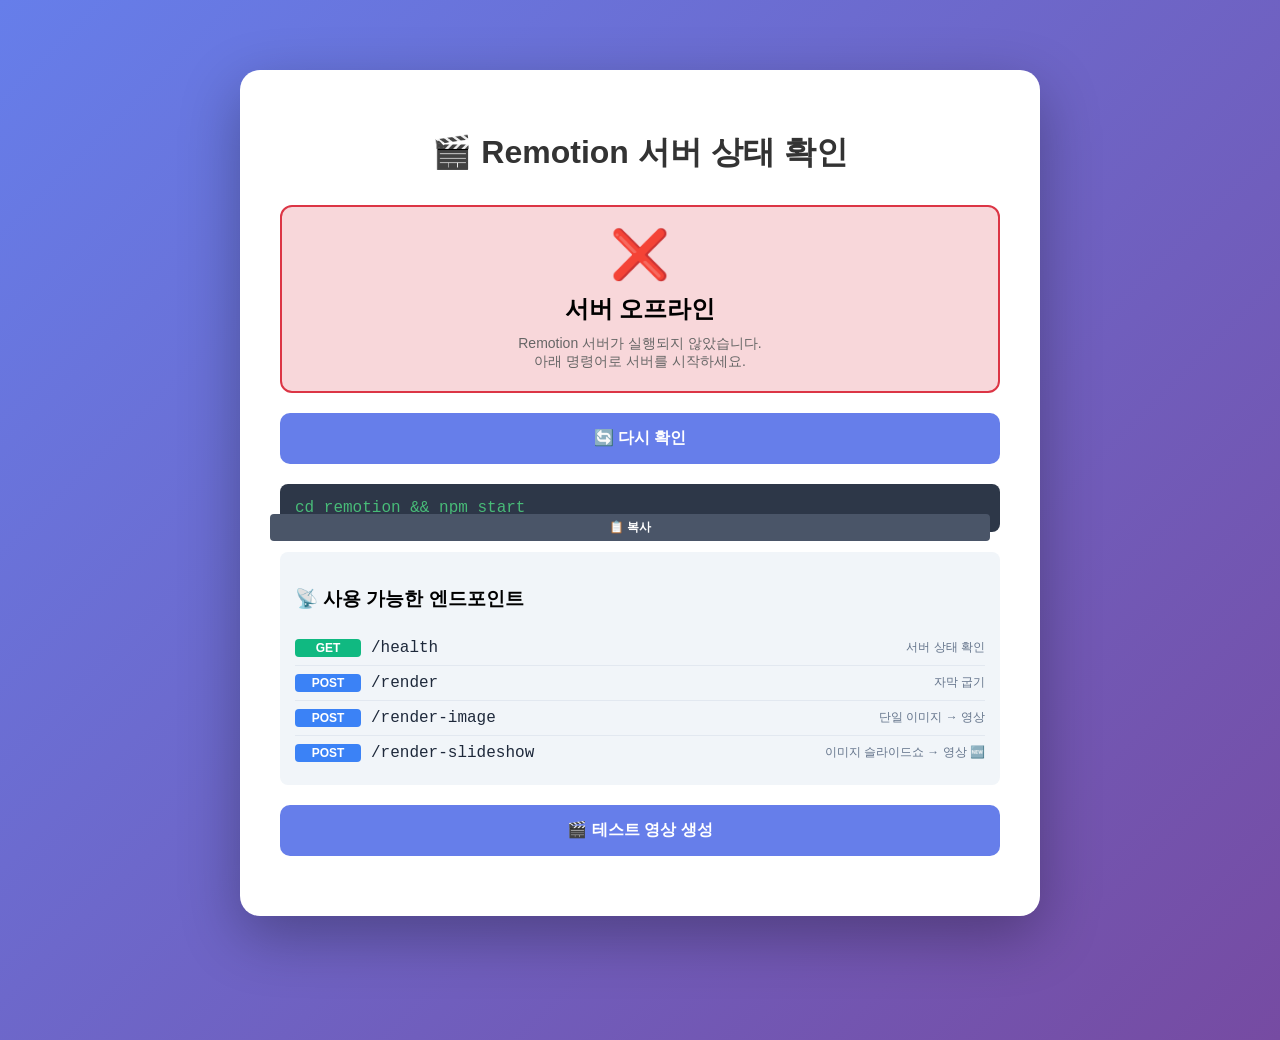
<file: check-remotion.html>
<!DOCTYPE html>
<html lang="ko">
<head>
    <meta charset="UTF-8">
    <meta name="viewport" content="width=device-width, initial-scale=1.0">
    <title>Remotion 서버 상태 확인</title>
    <style>
        body {
            font-family: -apple-system, BlinkMacSystemFont, 'Segoe UI', Roboto, sans-serif;
            max-width: 800px;
            margin: 50px auto;
            padding: 20px;
            background: linear-gradient(135deg, #667eea 0%, #764ba2 100%);
            min-height: 100vh;
        }
        .container {
            background: white;
            border-radius: 20px;
            padding: 40px;
            box-shadow: 0 20px 60px rgba(0,0,0,0.3);
        }
        h1 {
            color: #333;
            text-align: center;
            margin-bottom: 30px;
        }
        .status-card {
            background: #f8f9fa;
            border-radius: 12px;
            padding: 20px;
            margin: 20px 0;
            border: 2px solid #e9ecef;
            transition: all 0.3s ease;
        }
        .status-card:hover {
            transform: translateY(-2px);
            box-shadow: 0 5px 15px rgba(0,0,0,0.1);
        }
        .status-card.online {
            border-color: #28a745;
            background: #d4edda;
        }
        .status-card.offline {
            border-color: #dc3545;
            background: #f8d7da;
        }
        .status-card.checking {
            border-color: #ffc107;
            background: #fff3cd;
        }
        .status-icon {
            font-size: 48px;
            text-align: center;
            margin-bottom: 10px;
        }
        .status-title {
            font-size: 24px;
            font-weight: bold;
            text-align: center;
            margin-bottom: 10px;
        }
        .status-message {
            text-align: center;
            color: #666;
            font-size: 14px;
        }
        button {
            display: block;
            width: 100%;
            padding: 15px;
            margin: 20px 0;
            background: #667eea;
            color: white;
            border: none;
            border-radius: 10px;
            font-size: 16px;
            font-weight: bold;
            cursor: pointer;
            transition: all 0.3s ease;
        }
        button:hover {
            background: #764ba2;
            transform: translateY(-2px);
        }
        button:active {
            transform: translateY(0);
        }
        .command-box {
            background: #2d3748;
            color: #48bb78;
            padding: 15px;
            border-radius: 8px;
            font-family: 'Courier New', monospace;
            margin: 10px 0;
            position: relative;
        }
        .copy-btn {
            position: absolute;
            top: 10px;
            right: 10px;
            padding: 5px 10px;
            background: #4a5568;
            color: white;
            border: none;
            border-radius: 4px;
            font-size: 12px;
            cursor: pointer;
        }
        .copy-btn:hover {
            background: #2d3748;
        }
        .endpoints {
            background: #f1f5f9;
            padding: 15px;
            border-radius: 8px;
            margin-top: 20px;
        }
        .endpoint {
            display: flex;
            align-items: center;
            padding: 8px 0;
            border-bottom: 1px solid #e2e8f0;
        }
        .endpoint:last-child {
            border-bottom: none;
        }
        .method {
            background: #3b82f6;
            color: white;
            padding: 2px 8px;
            border-radius: 4px;
            font-size: 12px;
            font-weight: bold;
            margin-right: 10px;
            min-width: 50px;
            text-align: center;
        }
        .method.get {
            background: #10b981;
        }
        .path {
            font-family: 'Courier New', monospace;
            color: #1e293b;
            flex: 1;
        }
        .description {
            color: #64748b;
            font-size: 12px;
            margin-left: 10px;
        }
        @keyframes pulse {
            0% { opacity: 1; }
            50% { opacity: 0.5; }
            100% { opacity: 1; }
        }
        .checking .status-icon {
            animation: pulse 1.5s infinite;
        }
    </style>
</head>
<body>
    <div class="container">
        <h1>🎬 Remotion 서버 상태 확인</h1>
        
        <div id="status-card" class="status-card checking">
            <div class="status-icon">⏳</div>
            <div class="status-title">확인 중...</div>
            <div class="status-message">Remotion 서버 연결을 확인하고 있습니다.</div>
        </div>
        
        <button onclick="checkServer()">🔄 다시 확인</button>
        
        <div class="command-box">
            <button class="copy-btn" onclick="copyCommand()">📋 복사</button>
            <div id="command">cd remotion && npm start</div>
        </div>
        
        <div class="endpoints">
            <h3>📡 사용 가능한 엔드포인트</h3>
            <div class="endpoint">
                <span class="method get">GET</span>
                <span class="path">/health</span>
                <span class="description">서버 상태 확인</span>
            </div>
            <div class="endpoint">
                <span class="method">POST</span>
                <span class="path">/render</span>
                <span class="description">자막 굽기</span>
            </div>
            <div class="endpoint">
                <span class="method">POST</span>
                <span class="path">/render-image</span>
                <span class="description">단일 이미지 → 영상</span>
            </div>
            <div class="endpoint">
                <span class="method">POST</span>
                <span class="path">/render-slideshow</span>
                <span class="description">이미지 슬라이드쇼 → 영상 🆕</span>
            </div>
        </div>
        
        <button onclick="testVideoGeneration()">🎬 테스트 영상 생성</button>
    </div>
    
    <script>
        async function checkServer() {
            const card = document.getElementById('status-card');
            const command = document.getElementById('command');
            
            // 확인 중 상태
            card.className = 'status-card checking';
            card.innerHTML = `
                <div class="status-icon">⏳</div>
                <div class="status-title">확인 중...</div>
                <div class="status-message">Remotion 서버 연결을 확인하고 있습니다.</div>
            `;
            
            try {
                const response = await fetch('http://localhost:8766/health');
                const data = await response.json();
                
                if (data.ok) {
                    // 서버 온라인
                    card.className = 'status-card online';
                    card.innerHTML = `
                        <div class="status-icon">✅</div>
                        <div class="status-title">서버 작동 중!</div>
                        <div class="status-message">
                            Remotion 서버가 정상적으로 작동하고 있습니다.<br>
                            http://localhost:8766
                        </div>
                    `;
                    command.textContent = '# 서버가 이미 실행 중입니다!';
                } else {
                    throw new Error('Server not ready');
                }
            } catch (error) {
                // 서버 오프라인
                card.className = 'status-card offline';
                card.innerHTML = `
                    <div class="status-icon">❌</div>
                    <div class="status-title">서버 오프라인</div>
                    <div class="status-message">
                        Remotion 서버가 실행되지 않았습니다.<br>
                        아래 명령어로 서버를 시작하세요.
                    </div>
                `;
                command.textContent = 'cd remotion && npm start';
            }
        }
        
        function copyCommand() {
            const command = document.getElementById('command').textContent;
            navigator.clipboard.writeText(command);
            
            const btn = document.querySelector('.copy-btn');
            btn.textContent = '✅ 복사됨!';
            setTimeout(() => {
                btn.textContent = '📋 복사';
            }, 2000);
        }
        
        async function testVideoGeneration() {
            const card = document.getElementById('status-card');
            
            try {
                // 먼저 서버 상태 확인
                const healthCheck = await fetch('http://localhost:8766/health');
                if (!healthCheck.ok) throw new Error('Server offline');
                
                card.className = 'status-card checking';
                card.innerHTML = `
                    <div class="status-icon">🎬</div>
                    <div class="status-title">테스트 영상 생성 중...</div>
                    <div class="status-message">샘플 이미지로 5초 영상을 생성합니다.</div>
                `;
                
                // 테스트 이미지 생성
                const canvas = document.createElement('canvas');
                canvas.width = 1920;
                canvas.height = 1080;
                const ctx = canvas.getContext('2d');
                
                // 그라디언트 배경
                const gradient = ctx.createLinearGradient(0, 0, canvas.width, canvas.height);
                gradient.addColorStop(0, '#667eea');
                gradient.addColorStop(1, '#764ba2');
                ctx.fillStyle = gradient;
                ctx.fillRect(0, 0, canvas.width, canvas.height);
                
                // 텍스트
                ctx.fillStyle = 'white';
                ctx.font = 'bold 80px Arial';
                ctx.textAlign = 'center';
                ctx.fillText('Remotion Test', canvas.width/2, canvas.height/2);
                ctx.font = '40px Arial';
                ctx.fillText('서버가 정상 작동합니다!', canvas.width/2, canvas.height/2 + 100);
                
                const imageSrc = canvas.toDataURL();
                
                // 서버로 전송
                const response = await fetch('http://localhost:8766/render-image', {
                    method: 'POST',
                    headers: { 'Content-Type': 'application/json' },
                    body: JSON.stringify({
                        imageSrc: imageSrc,
                        subtitle: 'Remotion 테스트 영상',
                        duration: 5
                    })
                });
                
                if (response.ok) {
                    // Blob으로 변환하여 다운로드
                    const blob = await response.blob();
                    const url = URL.createObjectURL(blob);
                    const a = document.createElement('a');
                    a.href = url;
                    a.download = 'remotion_test.mp4';
                    a.click();
                    
                    card.className = 'status-card online';
                    card.innerHTML = `
                        <div class="status-icon">🎉</div>
                        <div class="status-title">테스트 성공!</div>
                        <div class="status-message">
                            테스트 영상이 생성되어 다운로드되었습니다.<br>
                            remotion_test.mp4
                        </div>
                    `;
                } else {
                    throw new Error('Generation failed');
                }
                
            } catch (error) {
                card.className = 'status-card offline';
                card.innerHTML = `
                    <div class="status-icon">❌</div>
                    <div class="status-title">테스트 실패</div>
                    <div class="status-message">
                        서버가 실행되지 않았거나 오류가 발생했습니다.<br>
                        ${error.message}
                    </div>
                `;
            }
        }
        
        // 페이지 로드 시 자동 확인
        checkServer();
        
        // 5초마다 자동 확인
        setInterval(checkServer, 5000);
    </script>
</body>
</html>
</file>
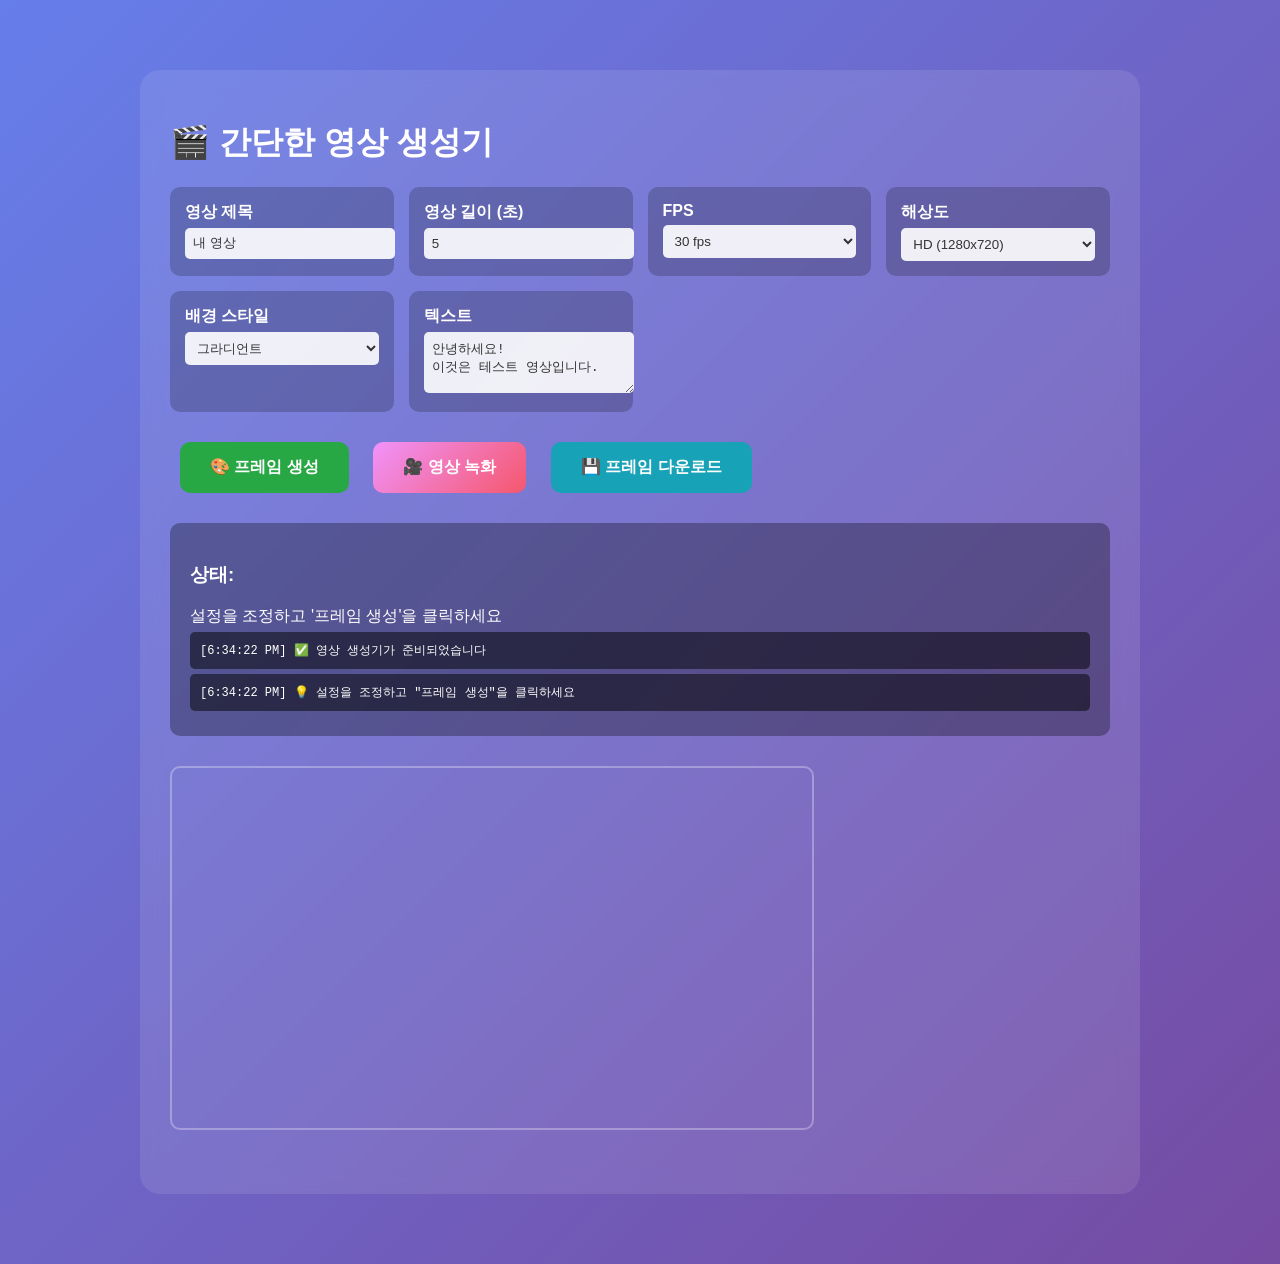
<file: simple-video-generator.html>
<!DOCTYPE html>
<html lang="ko">
<head>
    <meta charset="UTF-8">
    <title>🎬 간단한 영상 생성기</title>
    <style>
        body {
            font-family: -apple-system, BlinkMacSystemFont, 'Segoe UI', sans-serif;
            max-width: 1000px;
            margin: 50px auto;
            padding: 20px;
            background: linear-gradient(135deg, #667eea, #764ba2);
            color: white;
        }
        .container {
            background: rgba(255,255,255,0.1);
            backdrop-filter: blur(10px);
            border-radius: 20px;
            padding: 30px;
        }
        button {
            padding: 15px 30px;
            margin: 10px;
            border: none;
            border-radius: 10px;
            font-size: 16px;
            font-weight: bold;
            cursor: pointer;
            transition: all 0.3s;
        }
        .primary {
            background: linear-gradient(135deg, #f093fb, #f5576c);
            color: white;
        }
        .primary:hover {
            transform: scale(1.05);
            box-shadow: 0 10px 30px rgba(0,0,0,0.3);
        }
        .success {
            background: #28a745;
            color: white;
        }
        .info {
            background: #17a2b8;
            color: white;
        }
        #status {
            margin: 20px 0;
            padding: 20px;
            background: rgba(0,0,0,0.3);
            border-radius: 10px;
            min-height: 100px;
            max-height: 300px;
            overflow-y: auto;
        }
        #preview {
            margin: 20px 0;
            border-radius: 10px;
            overflow: hidden;
        }
        .log {
            font-family: 'Courier New', monospace;
            font-size: 12px;
            background: rgba(0,0,0,0.5);
            padding: 10px;
            border-radius: 5px;
            margin: 5px 0;
        }
        .settings {
            display: grid;
            grid-template-columns: repeat(auto-fit, minmax(200px, 1fr));
            gap: 15px;
            margin: 20px 0;
        }
        .setting-group {
            background: rgba(0,0,0,0.2);
            padding: 15px;
            border-radius: 10px;
        }
        .setting-group label {
            display: block;
            margin-bottom: 5px;
            font-weight: bold;
        }
        .setting-group input, .setting-group select, .setting-group textarea {
            width: 100%;
            padding: 8px;
            border-radius: 5px;
            border: none;
            background: rgba(255,255,255,0.9);
            color: #333;
        }
        .recording-controls {
            display: none;
            background: rgba(255,0,0,0.1);
            border: 2px solid #ff4444;
            border-radius: 10px;
            padding: 20px;
            margin: 20px 0;
            text-align: center;
        }
        .recording-controls.active {
            display: block;
        }
        .record-button {
            background: #ff4444;
            color: white;
            border: none;
            padding: 20px 40px;
            border-radius: 50px;
            font-size: 18px;
            font-weight: bold;
            cursor: pointer;
            margin: 10px;
        }
        .stop-button {
            background: #444;
            color: white;
        }
        .canvas-preview {
            border: 2px solid rgba(255,255,255,0.3);
            border-radius: 10px;
            margin: 10px 0;
        }
    </style>
</head>
<body>
    <div class="container">
        <h1>🎬 간단한 영상 생성기</h1>
        
        <div class="settings">
            <div class="setting-group">
                <label>영상 제목</label>
                <input type="text" id="videoTitle" value="내 영상" placeholder="영상 제목 입력">
            </div>
            <div class="setting-group">
                <label>영상 길이 (초)</label>
                <input type="number" id="videoDuration" value="5" min="1" max="30">
            </div>
            <div class="setting-group">
                <label>FPS</label>
                <select id="videoFps">
                    <option value="24">24 fps</option>
                    <option value="30" selected>30 fps</option>
                    <option value="60">60 fps</option>
                </select>
            </div>
            <div class="setting-group">
                <label>해상도</label>
                <select id="videoResolution">
                    <option value="640x480">SD (640x480)</option>
                    <option value="1280x720" selected>HD (1280x720)</option>
                    <option value="1920x1080">Full HD (1920x1080)</option>
                </select>
            </div>
            <div class="setting-group">
                <label>배경 스타일</label>
                <select id="backgroundStyle">
                    <option value="gradient">그라디언트</option>
                    <option value="solid">단색</option>
                    <option value="animated">애니메이션</option>
                </select>
            </div>
            <div class="setting-group">
                <label>텍스트</label>
                <textarea id="videoText" rows="3" placeholder="영상에 표시할 텍스트 입력">안녕하세요!
이것은 테스트 영상입니다.</textarea>
            </div>
        </div>
        
        <div>
            <button class="success" onclick="generateFrames()">🎨 프레임 생성</button>
            <button class="primary" onclick="startRecording()" id="recordBtn">🎥 영상 녹화</button>
            <button class="info" onclick="downloadFrames()">💾 프레임 다운로드</button>
        </div>
        
        <div class="recording-controls" id="recordingControls">
            <h3>🔴 녹화 중...</h3>
            <p>프레임이 자동으로 재생됩니다. 녹화를 중지하려면 버튼을 클릭하세요.</p>
            <button class="record-button stop-button" onclick="stopRecording()">⏹ 녹화 중지</button>
        </div>
        
        <div id="status">
            <h3>상태:</h3>
            <div id="statusText">설정을 조정하고 '프레임 생성'을 클릭하세요</div>
        </div>
        
        <div id="preview">
            <canvas id="mainCanvas" class="canvas-preview" width="1280" height="720" style="width: 100%; max-width: 640px;"></canvas>
        </div>
    </div>
    
    <script>
        let generatedFrames = [];
        let animationId = null;
        let mediaRecorder = null;
        let recordedChunks = [];
        let isRecording = false;
        
        function log(message) {
            const statusDiv = document.getElementById('statusText');
            const logEntry = document.createElement('div');
            logEntry.className = 'log';
            logEntry.textContent = `[${new Date().toLocaleTimeString()}] ${message}`;
            statusDiv.appendChild(logEntry);
            statusDiv.scrollTop = statusDiv.scrollHeight;
            console.log(message);
        }
        
        function generateFrames() {
            const title = document.getElementById('videoTitle').value;
            const duration = parseInt(document.getElementById('videoDuration').value);
            const fps = parseInt(document.getElementById('videoFps').value);
            const resolution = document.getElementById('videoResolution').value;
            const backgroundStyle = document.getElementById('backgroundStyle').value;
            const text = document.getElementById('videoText').value;
            
            const [width, height] = resolution.split('x').map(Number);
            const totalFrames = duration * fps;
            
            log(`🎨 ${totalFrames}개 프레임 생성 시작...`);
            log(`설정: ${width}x${height}, ${fps}fps, ${duration}초`);
            
            const canvas = document.getElementById('mainCanvas');
            canvas.width = width;
            canvas.height = height;
            const ctx = canvas.getContext('2d');
            
            generatedFrames = [];
            
            for (let frame = 0; frame < totalFrames; frame++) {
                const progress = frame / totalFrames;
                
                // 배경 그리기
                drawBackground(ctx, width, height, backgroundStyle, progress);
                
                // 텍스트 그리기
                drawText(ctx, width, height, text, progress);
                
                // 프레임 저장
                generatedFrames.push(canvas.toDataURL('image/png'));
                
                if (frame % 30 === 0) {
                    log(`진행: ${frame}/${totalFrames} 프레임 (${(progress * 100).toFixed(1)}%)`);
                }
            }
            
            log(`✅ ${totalFrames}개 프레임 생성 완료!`);
            log('🎥 이제 "영상 녹화" 버튼을 클릭하세요');
            
            // 첫 번째 프레임 미리보기
            playPreview();
        }
        
        function drawBackground(ctx, width, height, style, progress) {
            ctx.save();
            
            if (style === 'gradient') {
                const gradient = ctx.createLinearGradient(0, 0, width, height);
                const hue = (progress * 360) % 360;
                gradient.addColorStop(0, `hsl(${hue}, 70%, 60%)`);
                gradient.addColorStop(0.5, `hsl(${(hue + 60) % 360}, 70%, 50%)`);
                gradient.addColorStop(1, `hsl(${(hue + 120) % 360}, 70%, 60%)`);
                ctx.fillStyle = gradient;
                ctx.fillRect(0, 0, width, height);
            } else if (style === 'solid') {
                const hue = (progress * 360) % 360;
                ctx.fillStyle = `hsl(${hue}, 50%, 30%)`;
                ctx.fillRect(0, 0, width, height);
            } else if (style === 'animated') {
                // 애니메이션 배경
                const gradient = ctx.createLinearGradient(0, 0, width, height);
                const time = progress * Math.PI * 4;
                gradient.addColorStop(0, `rgba(${100 + Math.sin(time) * 50}, ${100 + Math.cos(time) * 50}, 200, 1)`);
                gradient.addColorStop(1, `rgba(200, ${100 + Math.sin(time + 1) * 50}, ${100 + Math.cos(time + 1) * 50}, 1)`);
                ctx.fillStyle = gradient;
                ctx.fillRect(0, 0, width, height);
                
                // 움직이는 원들
                for (let i = 0; i < 5; i++) {
                    const angle = time + i * Math.PI / 3;
                    const x = width/2 + Math.cos(angle) * width/4;
                    const y = height/2 + Math.sin(angle) * height/4;
                    const radius = 30 + Math.sin(time + i) * 20;
                    
                    ctx.beginPath();
                    ctx.arc(x, y, radius, 0, Math.PI * 2);
                    ctx.fillStyle = `rgba(255, 255, 255, ${0.1 + Math.sin(time + i) * 0.1})`;
                    ctx.fill();
                }
            }
            
            ctx.restore();
        }
        
        function drawText(ctx, width, height, text, progress) {
            ctx.save();
            
            const lines = text.split('\n').filter(line => line.trim());
            if (lines.length === 0) return;
            
            // 텍스트 애니메이션 (페이드인 + 스케일)
            const fadeIn = Math.min(progress * 3, 1);
            const scale = 0.5 + fadeIn * 0.5;
            
            ctx.globalAlpha = fadeIn;
            ctx.translate(width/2, height/2);
            ctx.scale(scale, scale);
            
            // 텍스트 스타일
            const fontSize = Math.min(width, height) / 15;
            ctx.font = `bold ${fontSize}px 'Apple SD Gothic Neo', sans-serif`;
            ctx.textAlign = 'center';
            ctx.textBaseline = 'middle';
            
            // 텍스트 그림자
            ctx.shadowColor = 'rgba(0,0,0,0.8)';
            ctx.shadowBlur = 10;
            ctx.shadowOffsetX = 2;
            ctx.shadowOffsetY = 2;
            
            // 각 라인 그리기
            const lineHeight = fontSize * 1.2;
            const totalHeight = lines.length * lineHeight;
            const startY = -totalHeight/2 + lineHeight/2;
            
            lines.forEach((line, index) => {
                const y = startY + index * lineHeight;
                
                // 각 라인별 애니메이션 지연
                const lineDelay = index * 0.2;
                const lineProgress = Math.max(0, Math.min(1, (progress - lineDelay) * 2));
                
                if (lineProgress > 0) {
                    ctx.globalAlpha = fadeIn * lineProgress;
                    ctx.fillStyle = 'white';
                    ctx.fillText(line, 0, y);
                }
            });
            
            ctx.restore();
        }
        
        function playPreview() {
            if (generatedFrames.length === 0) return;
            
            let frameIndex = 0;
            const fps = parseInt(document.getElementById('videoFps').value);
            const frameDelay = 1000 / fps;
            
            function showFrame() {
                if (frameIndex < generatedFrames.length) {
                    const canvas = document.getElementById('mainCanvas');
                    const ctx = canvas.getContext('2d');
                    const img = new Image();
                    
                    img.onload = () => {
                        ctx.clearRect(0, 0, canvas.width, canvas.height);
                        ctx.drawImage(img, 0, 0);
                    };
                    
                    img.src = generatedFrames[frameIndex];
                    frameIndex = (frameIndex + 1) % generatedFrames.length;
                    
                    if (!isRecording) {
                        animationId = setTimeout(showFrame, frameDelay);
                    }
                }
            }
            
            showFrame();
        }
        
        function startRecording() {
            if (generatedFrames.length === 0) {
                log('❌ 먼저 프레임을 생성하세요!');
                return;
            }
            
            const canvas = document.getElementById('mainCanvas');
            const stream = canvas.captureStream(parseInt(document.getElementById('videoFps').value));
            
            recordedChunks = [];
            mediaRecorder = new MediaRecorder(stream, {
                mimeType: 'video/webm;codecs=vp9'
            });
            
            mediaRecorder.ondataavailable = (event) => {
                if (event.data.size > 0) {
                    recordedChunks.push(event.data);
                }
            };
            
            mediaRecorder.onstop = () => {
                const blob = new Blob(recordedChunks, { type: 'video/webm' });
                const url = URL.createObjectURL(blob);
                
                // 다운로드
                const a = document.createElement('a');
                a.href = url;
                a.download = `${document.getElementById('videoTitle').value}_${Date.now()}.webm`;
                a.click();
                
                // 미리보기
                const preview = document.getElementById('preview');
                preview.innerHTML = `
                    <h3>생성된 영상:</h3>
                    <video src="${url}" controls style="width: 100%; max-width: 640px; border-radius: 10px;">
                        Your browser does not support the video tag.
                    </video>
                    <canvas id="mainCanvas" class="canvas-preview" width="1280" height="720" style="width: 100%; max-width: 640px; display: none;"></canvas>
                `;
                
                log(`✅ 영상 생성 완료! (크기: ${(blob.size / 1024 / 1024).toFixed(2)}MB)`);
                log('📁 파일이 다운로드되었습니다');
                
                isRecording = false;
                document.getElementById('recordingControls').classList.remove('active');
            };
            
            // 녹화 시작
            isRecording = true;
            mediaRecorder.start();
            document.getElementById('recordingControls').classList.add('active');
            
            log('🔴 영상 녹화 시작...');
            
            // 프레임 재생
            playRecordingFrames();
        }
        
        function playRecordingFrames() {
            if (!isRecording || generatedFrames.length === 0) return;
            
            let frameIndex = 0;
            const fps = parseInt(document.getElementById('videoFps').value);
            const frameDelay = 1000 / fps;
            const totalDuration = parseInt(document.getElementById('videoDuration').value) * 1000;
            
            function showFrame() {
                if (isRecording && frameIndex < generatedFrames.length) {
                    const canvas = document.getElementById('mainCanvas');
                    const ctx = canvas.getContext('2d');
                    const img = new Image();
                    
                    img.onload = () => {
                        ctx.clearRect(0, 0, canvas.width, canvas.height);
                        ctx.drawImage(img, 0, 0);
                    };
                    
                    img.src = generatedFrames[frameIndex];
                    frameIndex = (frameIndex + 1) % generatedFrames.length;
                    
                    setTimeout(showFrame, frameDelay);
                }
            }
            
            showFrame();
            
            // 자동 중지
            setTimeout(() => {
                if (isRecording) {
                    stopRecording();
                }
            }, totalDuration);
        }
        
        function stopRecording() {
            if (mediaRecorder && isRecording) {
                isRecording = false;
                mediaRecorder.stop();
                log('⏹ 녹화 중지됨');
            }
        }
        
        function downloadFrames() {
            if (generatedFrames.length === 0) {
                log('❌ 먼저 프레임을 생성하세요!');
                return;
            }
            
            log('📦 프레임 ZIP 파일 생성 중...');
            
            // JSZip을 동적으로 로드
            const script = document.createElement('script');
            script.src = 'https://cdnjs.cloudflare.com/ajax/libs/jszip/3.10.1/jszip.min.js';
            script.onload = () => {
                const zip = new JSZip();
                const folder = zip.folder('frames');
                
                generatedFrames.forEach((frame, index) => {
                    const base64Data = frame.replace(/^data:image\/png;base64,/, '');
                    folder.file(`frame_${String(index + 1).padStart(4, '0')}.png`, base64Data, { base64: true });
                });
                
                zip.generateAsync({ type: 'blob' }).then((blob) => {
                    const url = URL.createObjectURL(blob);
                    const a = document.createElement('a');
                    a.href = url;
                    a.download = `${document.getElementById('videoTitle').value}_frames_${Date.now()}.zip`;
                    a.click();
                    
                    log(`✅ ${generatedFrames.length}개 프레임 다운로드 완료!`);
                });
            };
            document.head.appendChild(script);
        }
        
        // 페이지 로드 시 미리보기 시작
        window.onload = () => {
            log('✅ 영상 생성기가 준비되었습니다');
            log('💡 설정을 조정하고 "프레임 생성"을 클릭하세요');
        };
    </script>
</body>
</html>
</file>
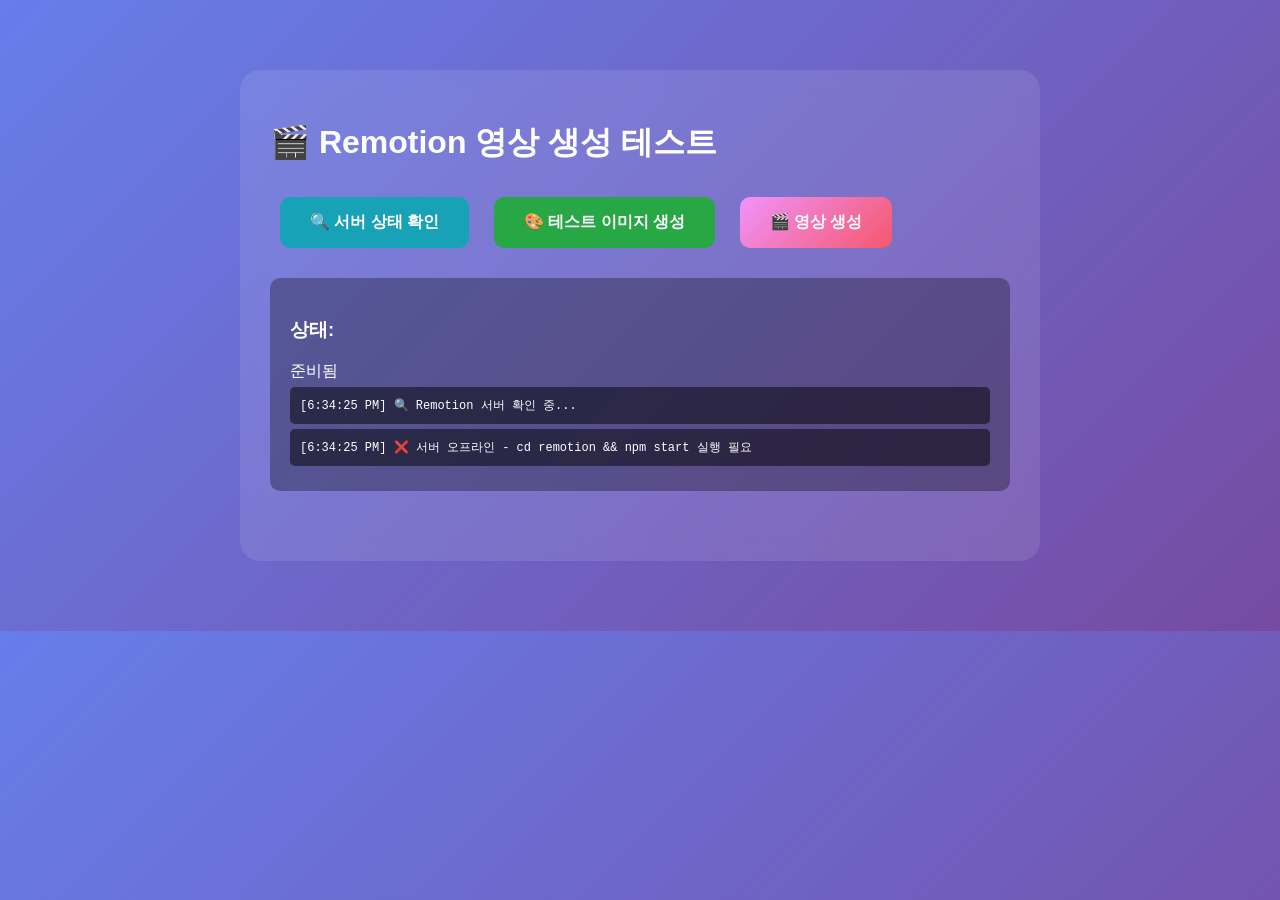
<file: test-video.html>
<!DOCTYPE html>
<html lang="ko">
<head>
    <meta charset="UTF-8">
    <title>🎬 영상 생성 테스트</title>
    <style>
        body {
            font-family: -apple-system, BlinkMacSystemFont, 'Segoe UI', sans-serif;
            max-width: 800px;
            margin: 50px auto;
            padding: 20px;
            background: linear-gradient(135deg, #667eea, #764ba2);
            color: white;
        }
        .container {
            background: rgba(255,255,255,0.1);
            backdrop-filter: blur(10px);
            border-radius: 20px;
            padding: 30px;
        }
        button {
            padding: 15px 30px;
            margin: 10px;
            border: none;
            border-radius: 10px;
            font-size: 16px;
            font-weight: bold;
            cursor: pointer;
            transition: all 0.3s;
        }
        .primary {
            background: linear-gradient(135deg, #f093fb, #f5576c);
            color: white;
        }
        .primary:hover {
            transform: scale(1.05);
            box-shadow: 0 10px 30px rgba(0,0,0,0.3);
        }
        .success {
            background: #28a745;
            color: white;
        }
        .info {
            background: #17a2b8;
            color: white;
        }
        #status {
            margin: 20px 0;
            padding: 20px;
            background: rgba(0,0,0,0.3);
            border-radius: 10px;
            min-height: 100px;
        }
        #preview {
            margin: 20px 0;
            border-radius: 10px;
            overflow: hidden;
        }
        video {
            width: 100%;
            border-radius: 10px;
        }
        .log {
            font-family: 'Courier New', monospace;
            font-size: 12px;
            background: rgba(0,0,0,0.5);
            padding: 10px;
            border-radius: 5px;
            margin: 5px 0;
        }
    </style>
</head>
<body>
    <div class="container">
        <h1>🎬 Remotion 영상 생성 테스트</h1>
        
        <div>
            <button class="info" onclick="checkServer()">🔍 서버 상태 확인</button>
            <button class="success" onclick="createTestImage()">🎨 테스트 이미지 생성</button>
            <button class="primary" onclick="generateVideo()">🎬 영상 생성</button>
        </div>
        
        <div id="status">
            <h3>상태:</h3>
            <div id="statusText">준비됨</div>
        </div>
        
        <div id="preview"></div>
    </div>
    
    <script>
        let testImageData = null;
        
        function log(message) {
            const statusDiv = document.getElementById('statusText');
            const logEntry = document.createElement('div');
            logEntry.className = 'log';
            logEntry.textContent = `[${new Date().toLocaleTimeString()}] ${message}`;
            statusDiv.appendChild(logEntry);
            console.log(message);
        }
        
        async function checkServer() {
            log('🔍 Remotion 서버 확인 중...');
            try {
                const response = await fetch('http://localhost:8766/health');
                const data = await response.json();
                if (data.ok) {
                    log('✅ 서버가 정상 작동 중입니다!');
                } else {
                    throw new Error('Server not ready');
                }
            } catch (error) {
                log('❌ 서버 오프라인 - cd remotion && npm start 실행 필요');
            }
        }
        
        function createTestImage() {
            log('🎨 테스트 이미지 생성 중...');
            
            const canvas = document.createElement('canvas');
            canvas.width = 1920;
            canvas.height = 1080;
            const ctx = canvas.getContext('2d');
            
            // 그라디언트 배경
            const gradient = ctx.createLinearGradient(0, 0, canvas.width, canvas.height);
            gradient.addColorStop(0, '#667eea');
            gradient.addColorStop(0.5, '#764ba2');
            gradient.addColorStop(1, '#f093fb');
            ctx.fillStyle = gradient;
            ctx.fillRect(0, 0, canvas.width, canvas.height);
            
            // 원 패턴
            for (let i = 0; i < 10; i++) {
                ctx.beginPath();
                ctx.arc(
                    Math.random() * canvas.width,
                    Math.random() * canvas.height,
                    Math.random() * 100 + 50,
                    0,
                    Math.PI * 2
                );
                ctx.fillStyle = `rgba(255, 255, 255, ${Math.random() * 0.3})`;
                ctx.fill();
            }
            
            // 텍스트
            ctx.fillStyle = 'white';
            ctx.font = 'bold 100px Arial';
            ctx.textAlign = 'center';
            ctx.textBaseline = 'middle';
            ctx.shadowColor = 'rgba(0,0,0,0.5)';
            ctx.shadowBlur = 10;
            ctx.fillText('REMOTION TEST', canvas.width/2, canvas.height/2 - 50);
            
            ctx.font = '60px Arial';
            ctx.fillText('영상 생성 테스트', canvas.width/2, canvas.height/2 + 50);
            
            ctx.font = '40px Arial';
            const now = new Date().toLocaleString('ko-KR');
            ctx.fillText(now, canvas.width/2, canvas.height/2 + 150);
            
            testImageData = canvas.toDataURL('image/png');
            
            // 미리보기 표시
            const preview = document.getElementById('preview');
            preview.innerHTML = `<img src="${testImageData}" style="width: 100%; border-radius: 10px;">`;
            
            log('✅ 테스트 이미지 생성 완료!');
        }
        
        async function generateVideo() {
            if (!testImageData) {
                log('⚠️ 먼저 테스트 이미지를 생성하세요!');
                createTestImage();
                // 이미지 생성 후 잠시 대기
                await new Promise(resolve => setTimeout(resolve, 500));
            }
            
            log('🎬 영상 생성 시작...');
            
            try {
                // 서버 확인
                log('🔍 서버 상태 확인 중...');
                const healthCheck = await fetch('http://localhost:8766/health');
                const healthData = await healthCheck.json();
                
                if (!healthData.ok) {
                    throw new Error('Server not ready');
                }
                log('✅ 서버 정상 작동 확인');
                
                log('📡 렌더링 요청 준비 중...');
                
                // 요청 데이터 준비
                const requestData = {
                    imageSrc: testImageData,
                    subtitle: 'Remotion 테스트 영상',
                    duration: 5,
                    fps: 30,
                    width: 1920,
                    height: 1080
                };
                
                log('📤 요청 데이터 전송 중...');
                log(`  - 이미지 크기: ${(testImageData.length / 1024).toFixed(2)}KB`);
                log(`  - 영상 길이: ${requestData.duration}초`);
                log(`  - 해상도: ${requestData.width}x${requestData.height}`);
                
                const response = await fetch('http://localhost:8766/render-image', {
                    method: 'POST',
                    headers: { 'Content-Type': 'application/json' },
                    body: JSON.stringify(requestData)
                });
                
                log('⏳ 서버 응답 대기 중...');
                
                if (!response.ok) {
                    const errorText = await response.text();
                    log(`❌ 서버 에러: ${response.status}`);
                    log(`에러 내용: ${errorText}`);
                    throw new Error(`Server error ${response.status}: ${errorText}`);
                }
                
                log('📥 영상 데이터 수신 중...');
                const blob = await response.blob();
                
                if (blob.size === 0) {
                    throw new Error('빈 파일이 반환됨');
                }
                
                log(`✅ 렌더링 완료! (크기: ${(blob.size / 1024 / 1024).toFixed(2)}MB)`);
                
                // 다운로드
                const url = URL.createObjectURL(blob);
                const a = document.createElement('a');
                a.href = url;
                a.download = `test_video_${Date.now()}.mp4`;
                a.click();
                
                // 미리보기
                const preview = document.getElementById('preview');
                preview.innerHTML = `
                    <h3>생성된 영상:</h3>
                    <video src="${url}" controls autoplay style="width: 100%;"></video>
                `;
                
                log('🎉 영상 다운로드 완료!');
                log('📁 다운로드 폴더를 확인하세요');
                
            } catch (error) {
                log(`❌ 오류 발생: ${error.message}`);
                
                if (error.message.includes('fetch failed')) {
                    log('💡 네트워크 오류 - 해결 방법:');
                    log('1. Remotion 서버가 실행 중인지 확인');
                    log('2. 터미널에서: cd remotion && npm start');
                    log('3. http://localhost:8766/health 접속 확인');
                } else if (error.message.includes('Server error')) {
                    log('💡 서버 오류 - 로그를 확인하세요');
                    log('터미널에서 Remotion 서버 로그를 확인하세요');
                } else {
                    log('💡 일반 오류 - 콘솔 로그 확인');
                    console.error('Full error:', error);
                }
            }
        }
        
        // 페이지 로드 시 서버 확인
        window.onload = () => {
            checkServer();
        };
    </script>
</body>
</html>
</file>
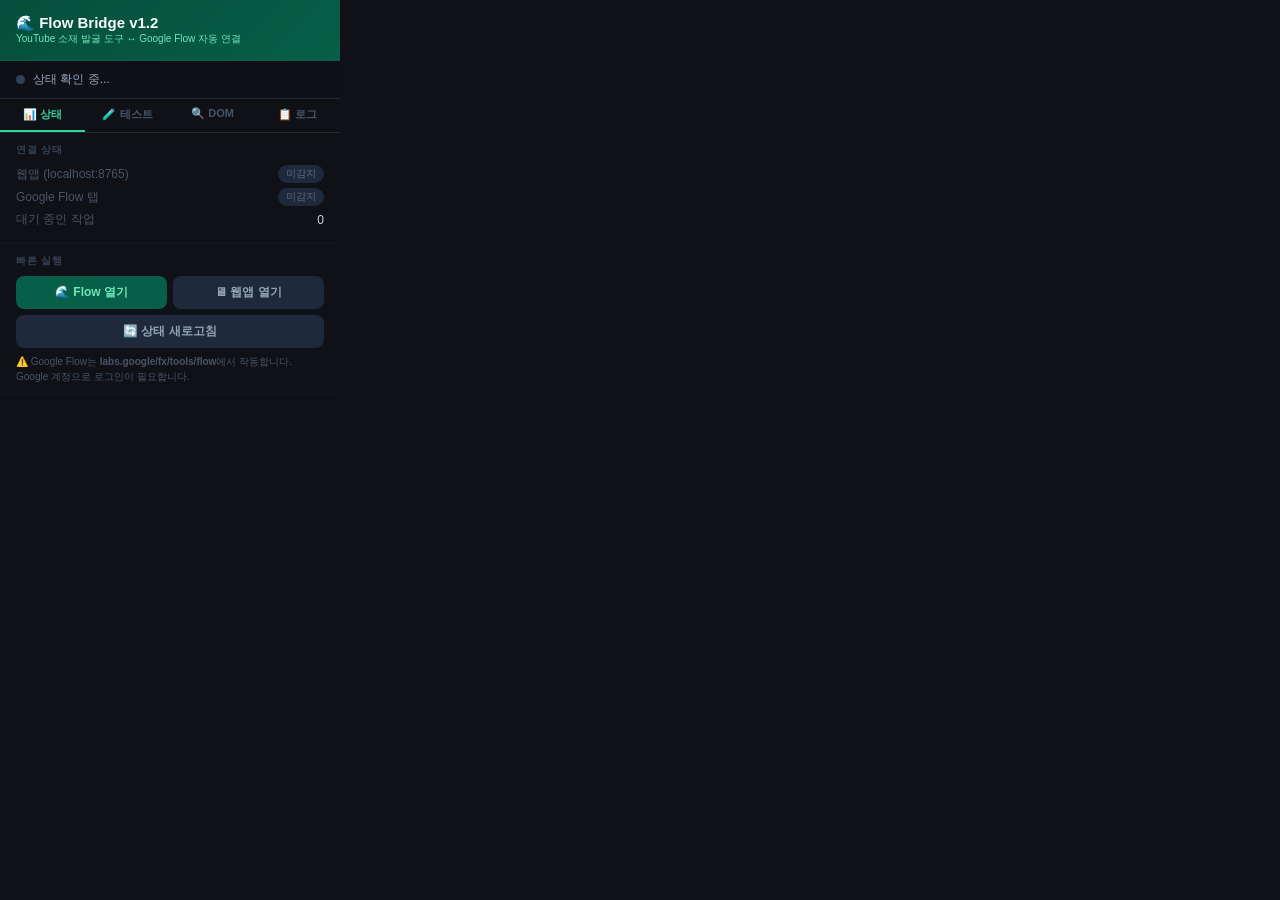
<file: flow-bridge-extension/popup.html>
<!DOCTYPE html>
<html lang="ko">
<head>
  <meta charset="UTF-8">
  <style>
    * { margin:0; padding:0; box-sizing:border-box; }
    body { width:340px; background:#0f1117; color:#e2e8f0; font-family:-apple-system,sans-serif; font-size:13px; }
    .header { background:linear-gradient(135deg,#064e3b,#065f46); padding:14px 16px; border-bottom:1px solid #065f46; display:flex; align-items:center; gap:10px; }
    .header h1 { font-size:15px; font-weight:700; color:#f8fafc; }
    .header p  { font-size:10px; color:#6ee7b7; }
    .status-bar { padding:10px 16px; display:flex; align-items:center; gap:8px; background:#0d1117; border-bottom:1px solid #1e293b; }
    .dot { width:9px; height:9px; border-radius:50%; flex-shrink:0; transition:all .3s; }
    .dot.green  { background:#22c55e; box-shadow:0 0 8px #22c55e99; }
    .dot.yellow { background:#eab308; box-shadow:0 0 8px #eab30899; }
    .dot.red    { background:#ef4444; }
    .dot.gray   { background:#334155; }
    .section { padding:10px 16px; border-bottom:1px solid #111827; }
    .section-title { font-size:10px; font-weight:700; color:#334155; text-transform:uppercase; letter-spacing:.8px; margin-bottom:8px; }
    .info-row { display:flex; justify-content:space-between; align-items:center; margin-bottom:5px; }
    .info-label { color:#475569; font-size:12px; }
    .badge { font-size:10px; font-weight:600; padding:2px 8px; border-radius:99px; }
    .badge.green  { background:#14532d; color:#4ade80; }
    .badge.gray   { background:#1e293b; color:#475569; }
    .btn-grid { display:grid; grid-template-columns:1fr 1fr; gap:6px; }
    .btn { padding:8px 10px; border-radius:8px; border:none; cursor:pointer; font-size:12px; font-weight:600; transition:all .15s; width:100%; text-align:center; }
    .btn-green   { background:#065f46; color:#6ee7b7; }
    .btn-green:hover { background:#064e3b; }
    .btn-gray    { background:#1e293b; color:#94a3b8; }
    .btn-gray:hover { background:#273344; }
    .btn-orange  { background:#7c2d12; color:#fb923c; }
    .btn-orange:hover { background:#9a3412; }
    .btn-full    { grid-column:1/-1; }
    .tab-bar { display:flex; border-bottom:1px solid #1e293b; }
    .tab { flex:1; padding:8px; text-align:center; font-size:11px; font-weight:600; cursor:pointer; color:#475569; border-bottom:2px solid transparent; transition:all .15s; }
    .tab.active { color:#34d399; border-bottom-color:#34d399; }
    .tab-panel { display:none; }
    .tab-panel.active { display:block; }
    .log-area { background:#070b10; border-radius:6px; padding:8px; height:110px; overflow-y:auto; font-family:monospace; font-size:11px; line-height:1.6; }
    .log-area .err  { color:#f87171; }
    .log-area .info { color:#38bdf8; }
    .log-area .ok   { color:#4ade80; }
    .log-area .warn { color:#fbbf24; }
    .dom-result { background:#0a0f1a; border-radius:8px; padding:10px; margin-top:8px; font-size:11px; max-height:180px; overflow-y:auto; }
    .dom-item { padding:4px 6px; border-radius:4px; margin-bottom:3px; background:#111827; }
    .dom-item .tag { color:#34d399; font-weight:700; font-size:10px; }
    .dom-item .label { color:#94a3b8; }
    .test-section { padding:10px 16px; }
    .test-input { width:100%; padding:7px 10px; background:#111827; border:1px solid #1e293b; border-radius:6px; color:#e2e8f0; font-size:12px; resize:none; }
    .test-input:focus { outline:none; border-color:#34d399; }
    select.test-input { cursor:pointer; }
    .note { font-size:10px; color:#475569; margin-top:6px; line-height:1.5; }
  </style>
</head>
<body>
  <div class="header">
    <div>
      <h1>🌊 Flow Bridge v1.2</h1>
      <p>YouTube 소재 발굴 도구 ↔ Google Flow 자동 연결</p>
    </div>
  </div>

  <div class="status-bar">
    <div class="dot gray" id="connDot"></div>
    <span style="font-size:12px;color:#94a3b8" id="connLabel">상태 확인 중...</span>
  </div>

  <div class="tab-bar">
    <div class="tab active" data-tab="status">📊 상태</div>
    <div class="tab" data-tab="test">🧪 테스트</div>
    <div class="tab" data-tab="dom">🔍 DOM</div>
    <div class="tab" data-tab="log">📋 로그</div>
  </div>

  <!-- 상태 탭 -->
  <div class="tab-panel active" id="tab-status">
    <div class="section">
      <div class="section-title">연결 상태</div>
      <div class="info-row"><span class="info-label">웹앱 (localhost:8765)</span><span class="badge gray" id="appBadge">미감지</span></div>
      <div class="info-row"><span class="info-label">Google Flow 탭</span><span class="badge gray" id="flowBadge">미감지</span></div>
      <div class="info-row"><span class="info-label">대기 중인 작업</span><span style="color:#cbd5e1;font-size:12px" id="pendingCount">0</span></div>
    </div>
    <div class="section">
      <div class="section-title">빠른 실행</div>
      <div class="btn-grid">
        <button class="btn btn-green" id="openFlowBtn">🌊 Flow 열기</button>
        <button class="btn btn-gray"  id="openAppBtn">🖥 웹앱 열기</button>
        <button class="btn btn-gray btn-full" id="refreshBtn">🔄 상태 새로고침</button>
      </div>
      <p class="note">⚠️ Google Flow는 <strong>labs.google/fx/tools/flow</strong>에서 작동합니다.<br>Google 계정으로 로그인이 필요합니다.</p>
    </div>
  </div>

  <!-- 테스트 탭 -->
  <div class="tab-panel" id="tab-test">
    <div class="test-section">
      <div class="section-title" style="margin-bottom:8px">테스트 생성</div>
      <select class="test-input" id="testMode" style="margin-bottom:6px">
        <option value="text_to_video">🎥 텍스트 → 비디오</option>
        <option value="image_to_video">🖼→🎥 이미지 → 비디오</option>
      </select>
      <textarea class="test-input" id="testPrompt" rows="3" placeholder="프롬프트 입력 (영어 권장)&#10;예: A beautiful sunset over mountains">A beautiful sunset over mountains, cinematic, 4K</textarea>
      <div class="btn-grid" style="margin-top:6px">
        <button class="btn btn-green" id="testGenerateBtn">▶ 자동 실행</button>
        <button class="btn btn-orange" id="fillOnlyBtn">✏️ 채우기만</button>
      </div>
      <p class="note" style="margin-top:4px">채우기만: 프롬프트 입력 후 Flow에서 직접 생성 버튼 클릭</p>
      <div id="testResult" style="margin-top:8px;font-size:11px;color:#64748b;display:none"></div>
    </div>
  </div>

  <!-- DOM 검사 탭 -->
  <div class="tab-panel" id="tab-dom">
    <div class="section">
      <div class="section-title">Google Flow DOM 감지</div>
      <div class="btn-grid">
        <button class="btn btn-orange" id="inspectBtn">🔍 DOM 스캔</button>
        <button class="btn btn-gray"   id="clearDomBtn">🗑 지우기</button>
      </div>
      <div id="domResult" class="dom-result" style="display:none">
        <div style="color:#475569;font-size:11px">Flow 탭에서 DOM 스캔을 실행하세요</div>
      </div>
    </div>
  </div>

  <!-- 로그 탭 -->
  <div class="tab-panel" id="tab-log">
    <div class="section">
      <div class="log-area" id="logArea"></div>
      <button class="btn btn-gray btn-full" id="clearLogBtn" style="margin-top:6px">🗑 로그 지우기</button>
    </div>
  </div>

  <script src="popup.js"></script>
</body>
</html>
</file>
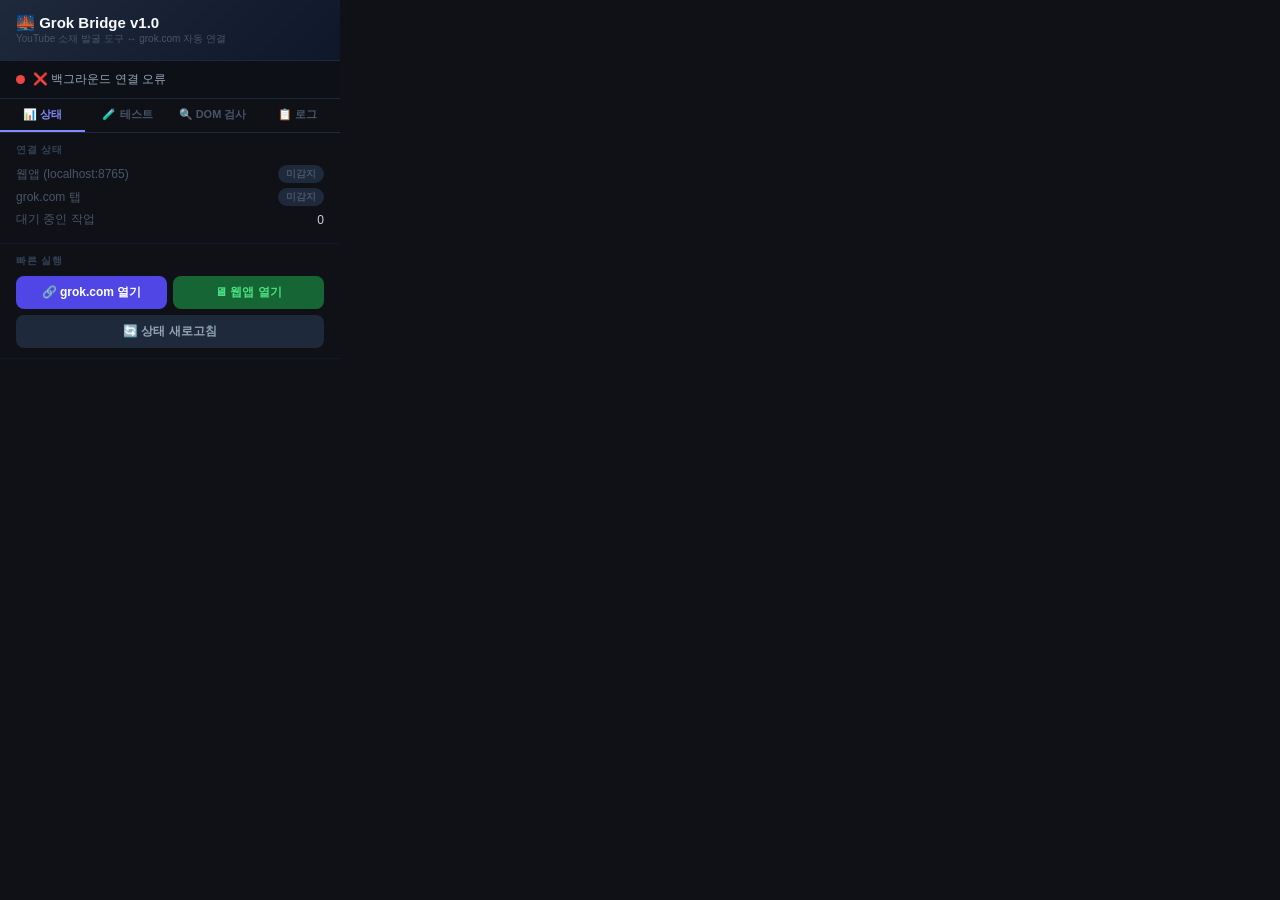
<file: grok-bridge-extension/popup.html>
<!DOCTYPE html>
<html lang="ko">
<head>
  <meta charset="UTF-8">
  <style>
    * { margin:0; padding:0; box-sizing:border-box; }
    body { width:340px; background:#0f1117; color:#e2e8f0; font-family:-apple-system,sans-serif; font-size:13px; }

    .header { background:linear-gradient(135deg,#1e293b,#0f172a); padding:14px 16px; border-bottom:1px solid #1e293b; display:flex; align-items:center; gap:10px; }
    .header h1 { font-size:15px; font-weight:700; color:#f8fafc; }
    .header p  { font-size:10px; color:#475569; }

    .status-bar { padding:10px 16px; display:flex; align-items:center; gap:8px; background:#0d1117; border-bottom:1px solid #1e293b; }
    .dot { width:9px; height:9px; border-radius:50%; flex-shrink:0; transition:all .3s; }
    .dot.green  { background:#22c55e; box-shadow:0 0 8px #22c55e99; }
    .dot.yellow { background:#eab308; box-shadow:0 0 8px #eab30899; }
    .dot.red    { background:#ef4444; }
    .dot.gray   { background:#334155; }

    .section { padding:10px 16px; border-bottom:1px solid #111827; }
    .section-title { font-size:10px; font-weight:700; color:#334155; text-transform:uppercase; letter-spacing:.8px; margin-bottom:8px; }

    .info-row { display:flex; justify-content:space-between; align-items:center; margin-bottom:5px; }
    .info-label { color:#475569; font-size:12px; }
    .badge { font-size:10px; font-weight:600; padding:2px 8px; border-radius:99px; }
    .badge.green  { background:#14532d; color:#4ade80; }
    .badge.gray   { background:#1e293b; color:#475569; }
    .badge.yellow { background:#422006; color:#fbbf24; }

    .btn-grid { display:grid; grid-template-columns:1fr 1fr; gap:6px; }
    .btn { padding:8px 10px; border-radius:8px; border:none; cursor:pointer; font-size:12px; font-weight:600; transition:all .15s; width:100%; text-align:center; }
    .btn-primary  { background:#4f46e5; color:#fff; }
    .btn-primary:hover { background:#4338ca; }
    .btn-green    { background:#166534; color:#4ade80; }
    .btn-green:hover { background:#14532d; }
    .btn-gray     { background:#1e293b; color:#94a3b8; }
    .btn-gray:hover { background:#273344; }
    .btn-orange   { background:#7c2d12; color:#fb923c; }
    .btn-orange:hover { background:#9a3412; }
    .btn-full     { grid-column:1/-1; }

    .tab-bar { display:flex; border-bottom:1px solid #1e293b; }
    .tab { flex:1; padding:8px; text-align:center; font-size:11px; font-weight:600; cursor:pointer; color:#475569; border-bottom:2px solid transparent; transition:all .15s; }
    .tab.active { color:#818cf8; border-bottom-color:#818cf8; }

    .tab-panel { display:none; }
    .tab-panel.active { display:block; }

    .log-area { background:#070b10; border-radius:6px; padding:8px; height:110px; overflow-y:auto; font-family:monospace; font-size:11px; line-height:1.6; }
    .log-area .err  { color:#f87171; }
    .log-area .info { color:#38bdf8; }
    .log-area .ok   { color:#4ade80; }
    .log-area .warn { color:#fbbf24; }

    .dom-result { background:#0a0f1a; border-radius:8px; padding:10px; margin-top:8px; font-size:11px; max-height:180px; overflow-y:auto; }
    .dom-item { padding:4px 6px; border-radius:4px; margin-bottom:3px; background:#111827; cursor:pointer; }
    .dom-item:hover { background:#1e293b; }
    .dom-item .tag { color:#818cf8; font-weight:700; font-size:10px; }
    .dom-item .label { color:#94a3b8; }
    .dom-item .visible { color:#4ade80; font-size:10px; }

    .test-section { padding:10px 16px; }
    .test-input { width:100%; padding:7px 10px; background:#111827; border:1px solid #1e293b; border-radius:6px; color:#e2e8f0; font-size:12px; resize:none; }
    .test-input:focus { outline:none; border-color:#4f46e5; }
    select.test-input { cursor:pointer; }
  </style>
</head>
<body>
  <div class="header">
    <div>
      <h1>🌉 Grok Bridge v1.0</h1>
      <p>YouTube 소재 발굴 도구 ↔ grok.com 자동 연결</p>
    </div>
  </div>

  <div class="status-bar">
    <div class="dot gray" id="connDot"></div>
    <span style="font-size:12px;color:#94a3b8" id="connLabel">상태 확인 중...</span>
  </div>

  <div class="tab-bar">
    <div class="tab active" data-tab="status">📊 상태</div>
    <div class="tab" data-tab="test">🧪 테스트</div>
    <div class="tab" data-tab="dom">🔍 DOM 검사</div>
    <div class="tab" data-tab="log">📋 로그</div>
  </div>

  <!-- 상태 탭 -->
  <div class="tab-panel active" id="tab-status">
    <div class="section">
      <div class="section-title">연결 상태</div>
      <div class="info-row"><span class="info-label">웹앱 (localhost:8765)</span><span class="badge gray" id="appBadge">미감지</span></div>
      <div class="info-row"><span class="info-label">grok.com 탭</span><span class="badge gray" id="grokBadge">미감지</span></div>
      <div class="info-row"><span class="info-label">대기 중인 작업</span><span style="color:#cbd5e1;font-size:12px" id="pendingCount">0</span></div>
    </div>
    <div class="section">
      <div class="section-title">빠른 실행</div>
      <div class="btn-grid">
        <button class="btn btn-primary" id="openGrokBtn">🔗 grok.com 열기</button>
        <button class="btn btn-green"   id="openAppBtn">🖥 웹앱 열기</button>
        <button class="btn btn-gray btn-full" id="refreshBtn">🔄 상태 새로고침</button>
      </div>
    </div>
  </div>

  <!-- 테스트 탭 -->
  <div class="tab-panel" id="tab-test">
    <div class="test-section">
      <div class="section-title" style="margin-bottom:8px">테스트 생성</div>
      <select class="test-input" id="testMode" style="margin-bottom:6px">
        <option value="text_to_image">🖼 텍스트 → 이미지</option>
        <option value="text_to_video">🎥 텍스트 → 비디오</option>
      </select>
      <textarea class="test-input" id="testPrompt" rows="3" placeholder="프롬프트 입력 (영어 권장)&#10;예: A beautiful sunset over mountains">A beautiful sunset over mountains, photorealistic</textarea>
      <div class="btn-grid" style="margin-top:6px">
        <button class="btn btn-primary btn-full" id="testGenerateBtn">▶ 테스트 실행</button>
      </div>
      <div id="testResult" style="margin-top:8px;font-size:11px;color:#64748b;display:none"></div>
    </div>
  </div>

  <!-- DOM 검사 탭 -->
  <div class="tab-panel" id="tab-dom">
    <div class="section">
      <div class="section-title">grok.com DOM 자동 감지</div>
      <div class="btn-grid">
        <button class="btn btn-orange" id="inspectBtn">🔍 DOM 스캔</button>
        <button class="btn btn-gray"   id="clearDomBtn">🗑 결과 지우기</button>
      </div>
      <div id="domResult" class="dom-result" style="display:none">
        <div style="color:#475569;font-size:11px">grok.com 탭에서 DOM 스캔을 실행하세요</div>
      </div>
    </div>
  </div>

  <!-- 로그 탭 -->
  <div class="tab-panel" id="tab-log">
    <div class="section">
      <div class="log-area" id="logArea"></div>
      <button class="btn btn-gray btn-full" id="clearLogBtn" style="margin-top:6px">🗑 로그 지우기</button>
    </div>
  </div>

  <script src="popup.js"></script>
</body>
</html>
</file>
